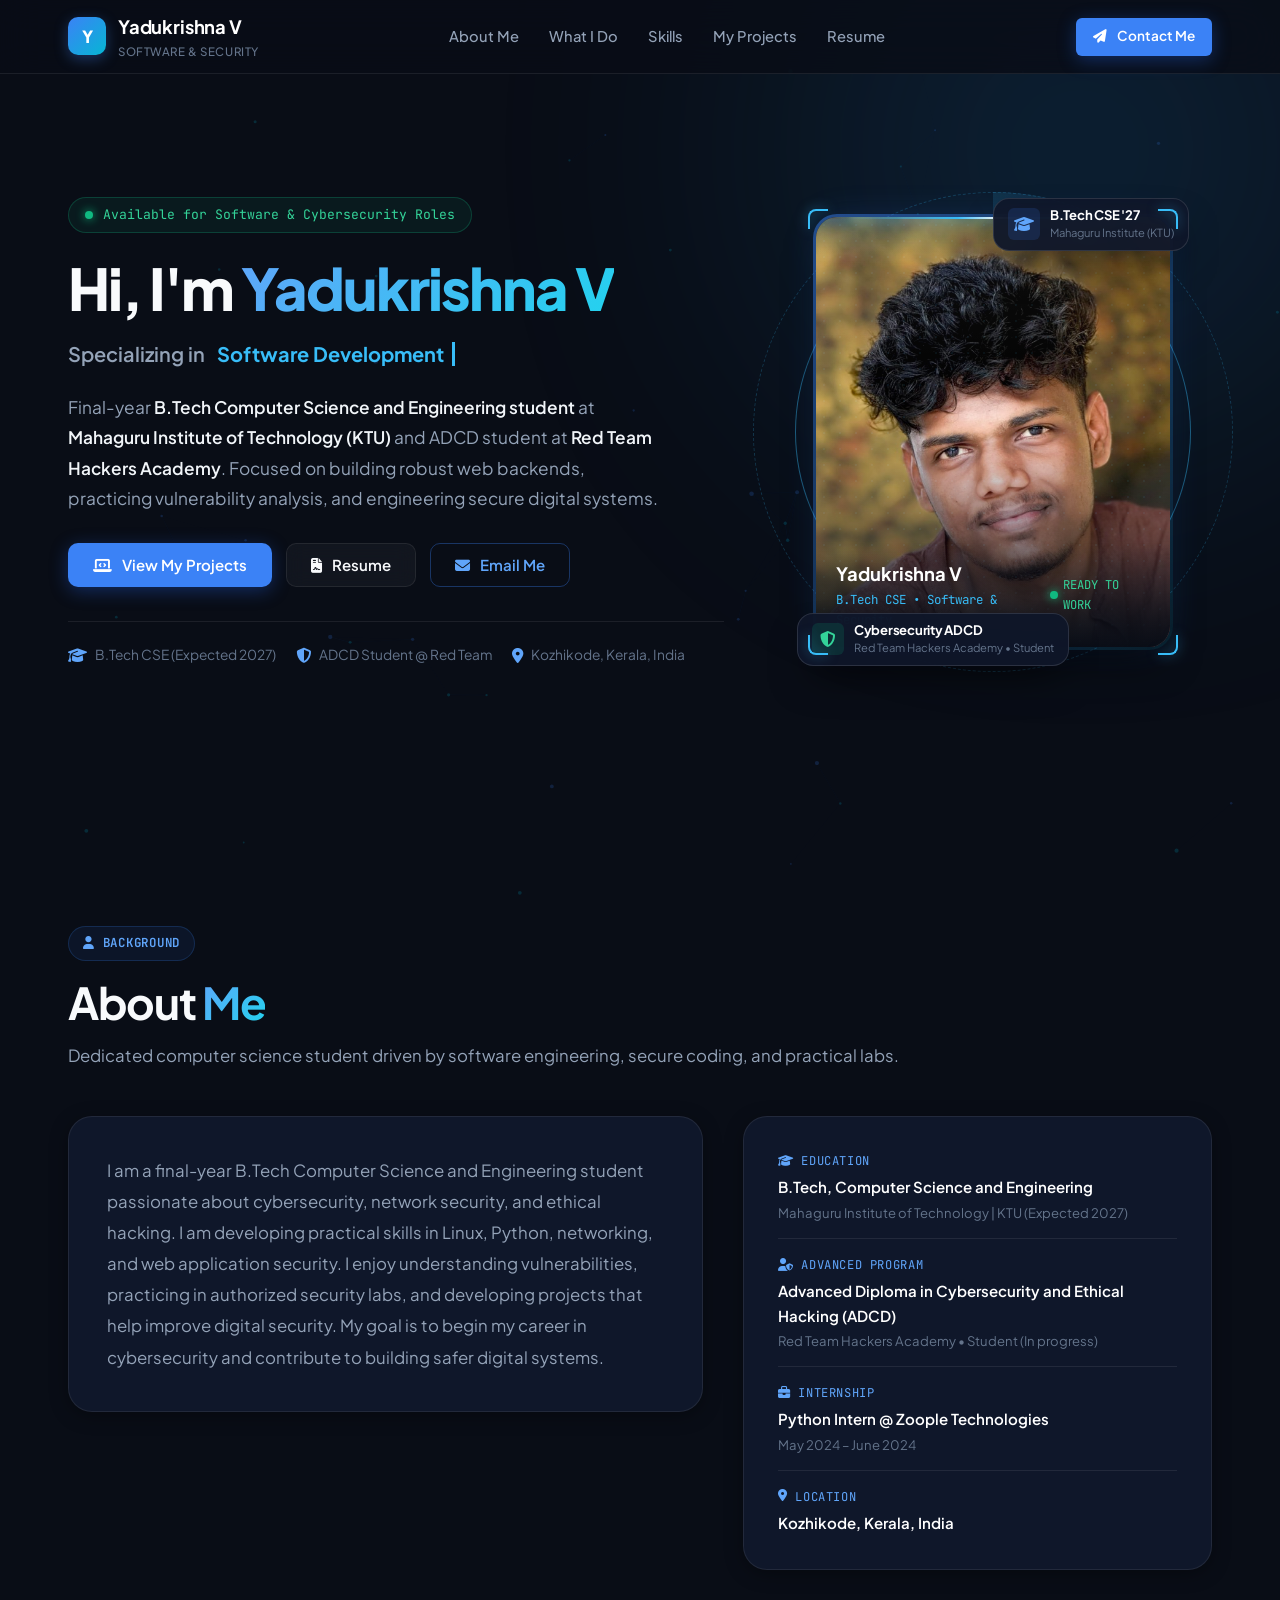
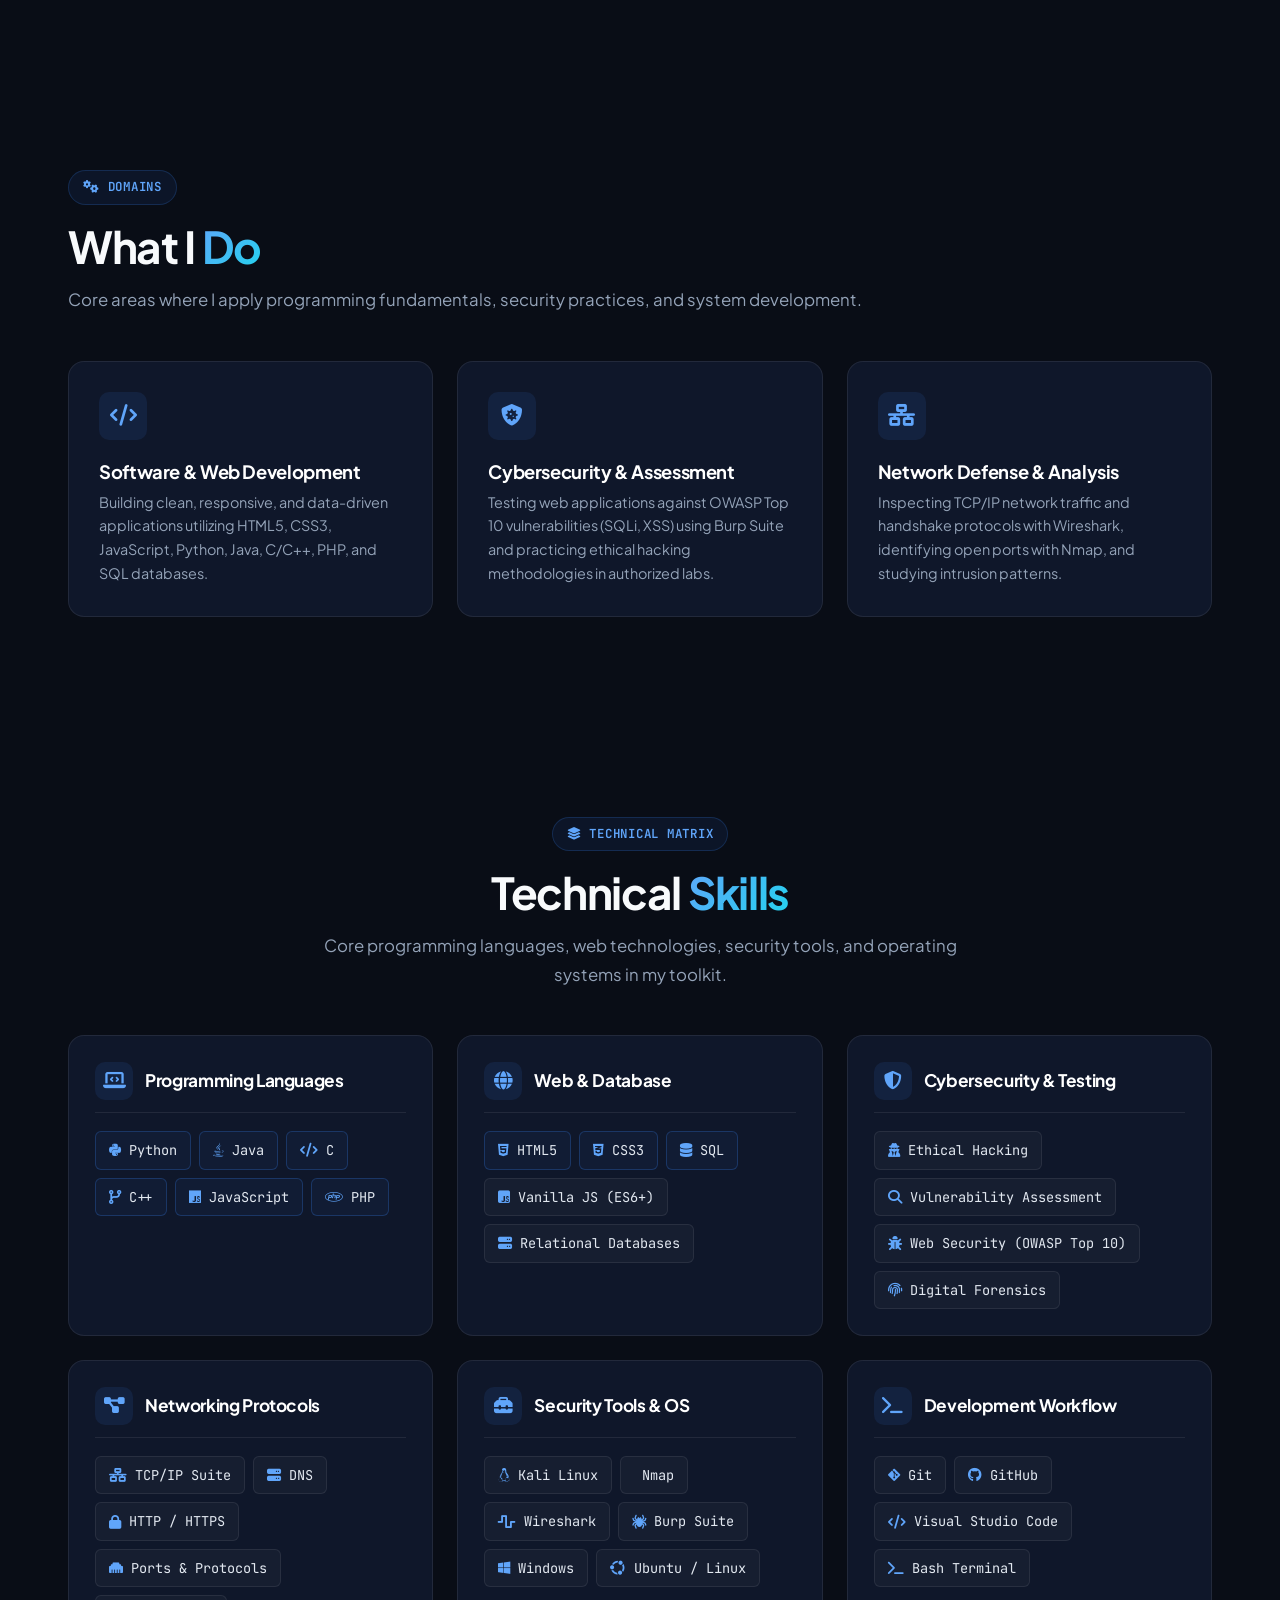
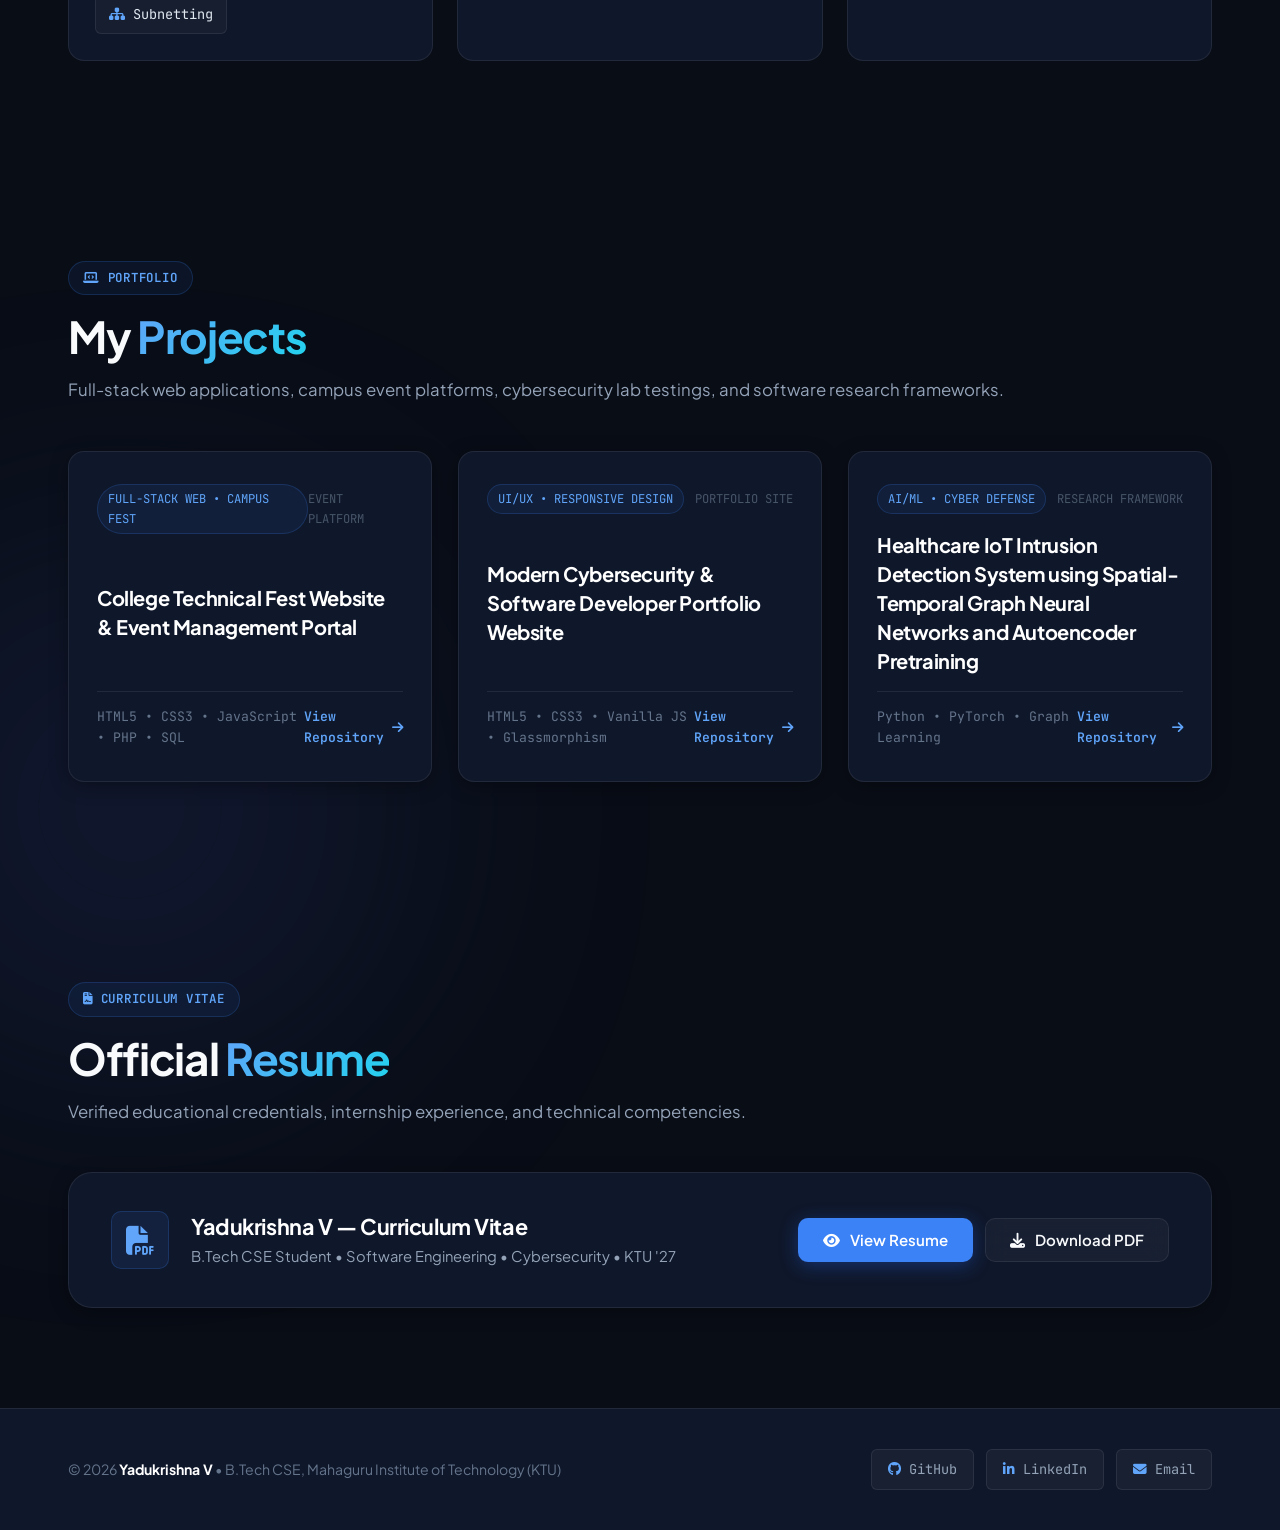
<file: index.html>
<!DOCTYPE html>
<html lang="en">
<head>
  <meta charset="UTF-8">
  <meta name="viewport" content="width=device-width, initial-scale=1.0, viewport-fit=cover">
  <meta http-equiv="X-UA-Compatible" content="ie=edge">

  <title>Yadukrishna V — Software Engineer &amp; Cybersecurity Specialist</title>
  <meta name="description" content="Professional portfolio of Yadukrishna V — Final-year B.Tech CSE student specializing in Software Development, Web Technologies, and Cybersecurity.">
  <meta name="author" content="Yadukrishna V">

  <!-- Favicon -->
  <link rel="icon" type="image/svg+xml" href="data:image/svg+xml,<svg xmlns='http://www.w3.org/2000/svg' viewBox='0 0 100 100'><text y='.9em' font-size='90'>⚡</text></svg>">

  <!-- Google Fonts: Plus Jakarta Sans & JetBrains Mono -->
  <link rel="preconnect" href="https://fonts.googleapis.com">
  <link rel="preconnect" href="https://fonts.gstatic.com" crossorigin>
  <link href="https://fonts.googleapis.com/css2?family=Plus+Jakarta+Sans:wght@300;400;500;600;700;800&family=JetBrains+Mono:wght@400;500;600;700&display=swap" rel="stylesheet">

  <!-- Font Awesome Icons -->
  <link rel="stylesheet" href="https://cdnjs.cloudflare.com/ajax/libs/font-awesome/6.5.1/css/all.min.css">

  <!-- Stylesheet -->
  <link rel="stylesheet" href="style.css">
</head>
<body>

  <!-- Ambient Mesh Canvas & Backdrops -->
  <canvas id="ambient-canvas"></canvas>
  <div class="ambient-orb orb-1"></div>
  <div class="ambient-orb orb-2"></div>

  <!-- ====================================================================
       NAVIGATION BAR (Desktop, Laptop, Tablet, Mobile)
       ==================================================================== -->
  <header class="navbar">
    <div class="container nav-container">
      <a href="#home" class="brand-wrapper" aria-label="Home">
        <div class="brand-badge">Y</div>
        <div>
          <span class="brand-text">Yadukrishna V</span>
          <span class="brand-title">Software &amp; Security</span>
        </div>
      </a>

      <nav>
        <ul class="nav-menu">
          <li><a href="#about" class="nav-link">About Me</a></li>
          <li><a href="#what-i-do" class="nav-link">What I Do</a></li>
          <li><a href="#skills" class="nav-link">Skills</a></li>
          <li><a href="#projects" class="nav-link">My Projects</a></li>
          <li><a href="#resume" class="nav-link">Resume</a></li>
        </ul>
      </nav>

      <div class="nav-actions">
        <a href="mailto:yadukrishnasr4@gmail.com" class="btn btn-primary btn-sm">
          <i class="fas fa-paper-plane"></i> Contact Me
        </a>
        <button id="mobile-toggle" class="mobile-toggle" aria-label="Toggle navigation">
          <i class="fas fa-bars"></i>
        </button>
      </div>
    </div>
  </header>

  <!-- ====================================================================
       HERO SECTION
       ==================================================================== -->
  <section id="home" class="hero">
    <div class="container">
      <div class="hero-grid">
        <!-- Hero Text -->
        <div class="hero-text-area">
          <div class="hero-status-pill">
            <span class="pulse-dot"></span>
            Available for Software &amp; Cybersecurity Roles
          </div>

          <h1 class="hero-headline">
            Hi, I'm <span class="text-gradient">Yadukrishna V</span>
          </h1>

          <div class="hero-roles-bar">
            <span>Specializing in&nbsp;</span>
            <span id="typing-text" class="typing-text"></span>
            <span class="typing-cursor"></span>
          </div>

          <p class="hero-summary">
            Final-year <strong>B.Tech Computer Science and Engineering student</strong> at 
            <strong>Mahaguru Institute of Technology (KTU)</strong> and ADCD student at 
            <strong>Red Team Hackers Academy</strong>. Focused on building robust web backends, 
            practicing vulnerability analysis, and engineering secure digital systems.
          </p>

          <div class="hero-cta-group">
            <a href="#projects" class="btn btn-primary">
              <i class="fas fa-laptop-code"></i> View My Projects
            </a>
            <a href="#resume" class="btn btn-secondary">
              <i class="fas fa-file-contract"></i> Resume
            </a>
            <a href="mailto:yadukrishnasr4@gmail.com" class="btn btn-outline">
              <i class="fas fa-envelope"></i> Email Me
            </a>
          </div>

          <div class="hero-quick-meta">
            <div class="meta-chip">
              <i class="fas fa-graduation-cap"></i>
              <span>B.Tech CSE (Expected 2027)</span>
            </div>
            <div class="meta-chip">
              <i class="fas fa-shield-alt"></i>
              <span>ADCD Student @ Red Team</span>
            </div>
            <div class="meta-chip">
              <i class="fas fa-map-marker-alt"></i>
              <span>Kozhikode, Kerala, India</span>
            </div>
          </div>
        </div>

        <!-- Hero Right: Photo with Executive Glassmorphic Frame & Cyber VFX -->
        <div class="hero-visual">
          <!-- VFX 1: Orbital Radar Halo in Background -->
          <div class="vfx-radar-halo" aria-hidden="true">
            <div class="vfx-ring ring-1"></div>
            <div class="vfx-ring ring-2"></div>
            <div class="vfx-scanner-beam"></div>
          </div>

          <div class="photo-card-container entry-animate">
            <!-- VFX 2: Cyber HUD Reticle Corner Brackets -->
            <span class="vfx-corner corner-tl" aria-hidden="true"></span>
            <span class="vfx-corner corner-tr" aria-hidden="true"></span>
            <span class="vfx-corner corner-bl" aria-hidden="true"></span>
            <span class="vfx-corner corner-br" aria-hidden="true"></span>

            <div class="photo-card-inner">
              <img src="yadukrishna.jpg" alt="Yadukrishna V" class="user-portrait">

              <!-- VFX 4: Biometric Vertical Laser Scanner -->
              <div class="vfx-biometric-scanner" aria-hidden="true">
                <div class="scanner-beam"></div>
                <div class="scanner-trail"></div>
              </div>

              <!-- VFX 5: Holographic Micro-Grid Overlay -->
              <div class="vfx-holo-grid" aria-hidden="true"></div>

              <!-- Light Sweep Sheen on Entrance -->
              <div class="photo-light-sweep"></div>
              <div class="photo-sheen-overlay"></div>

              <div class="photo-caption-bar">
                <div>
                  <div class="caption-name">Yadukrishna V</div>
                  <div class="caption-sub">B.Tech CSE &bull; Software &amp; Security</div>
                </div>
                <div style="color: #34d399; font-size: 0.76rem; font-family: var(--font-mono); display:flex; align-items:center; gap:5px;">
                  <span class="pulse-dot"></span> READY TO WORK
                </div>
              </div>
            </div>

            <!-- Floating Badges with Staggered Entrance -->
            <div class="floating-pill pill-top">
              <div class="pill-icon"><i class="fas fa-graduation-cap"></i></div>
              <div class="pill-text">
                <h4>B.Tech CSE '27</h4>
                <p>Mahaguru Institute (KTU)</p>
              </div>
            </div>

            <div class="floating-pill pill-bottom">
              <div class="pill-icon" style="background: rgba(16, 185, 129, 0.15); color: #34d399;"><i class="fas fa-shield-alt"></i></div>
              <div class="pill-text">
                <h4>Cybersecurity ADCD</h4>
                <p>Red Team Hackers Academy &bull; Student</p>
              </div>
            </div>
          </div>
        </div>
      </div>
    </div>
  </section>

  <!-- ====================================================================
       1. ABOUT ME SECTION
       ==================================================================== -->
  <section id="about" class="about">
    <div class="container">
      <div class="section-header">
        <span class="section-badge"><i class="fas fa-user"></i> Background</span>
        <h2 class="section-title">About <span class="text-gradient">Me</span></h2>
        <p class="section-subtitle">Dedicated computer science student driven by software engineering, secure coding, and practical labs.</p>
      </div>

      <div class="about-grid">
        <div class="about-card">
          <p class="about-p">
            I am a final-year B.Tech Computer Science and Engineering student passionate about cybersecurity, 
            network security, and ethical hacking. I am developing practical skills in Linux, Python, networking, 
            and web application security. I enjoy understanding vulnerabilities, practicing in authorized security 
            labs, and developing projects that help improve digital security. My goal is to begin my career in 
            cybersecurity and contribute to building safer digital systems.
          </p>
        </div>

        <!-- Profile Information Card -->
        <div class="info-card">
          <div class="intel-list">
            <div class="intel-entry">
              <span class="intel-lbl"><i class="fas fa-graduation-cap"></i> Education</span>
              <div class="intel-val">B.Tech, Computer Science and Engineering</div>
              <div class="intel-sub">Mahaguru Institute of Technology | KTU (Expected 2027)</div>
            </div>

            <div class="intel-entry">
              <span class="intel-lbl"><i class="fas fa-user-shield"></i> Advanced Program</span>
              <div class="intel-val">Advanced Diploma in Cybersecurity and Ethical Hacking (ADCD)</div>
              <div class="intel-sub">Red Team Hackers Academy &bull; Student (In progress)</div>
            </div>

            <div class="intel-entry">
              <span class="intel-lbl"><i class="fas fa-briefcase"></i> Internship</span>
              <div class="intel-val">Python Intern @ Zoople Technologies</div>
              <div class="intel-sub">May 2024 – June 2024</div>
            </div>

            <div class="intel-entry">
              <span class="intel-lbl"><i class="fas fa-map-marker-alt"></i> Location</span>
              <div class="intel-val">Kozhikode, Kerala, India</div>
            </div>
          </div>
        </div>
      </div>
    </div>
  </section>

  <!-- ====================================================================
       2. WHAT I DO SECTION
       ==================================================================== -->
  <section id="what-i-do" class="what-i-do">
    <div class="container">
      <div class="section-header">
        <span class="section-badge"><i class="fas fa-cogs"></i> Domains</span>
        <h2 class="section-title">What I <span class="text-gradient">Do</span></h2>
        <p class="section-subtitle">Core areas where I apply programming fundamentals, security practices, and system development.</p>
      </div>

      <div class="services-grid">
        <!-- 1. Software & Web Development -->
        <div class="service-card">
          <div class="service-icon"><i class="fas fa-code"></i></div>
          <h3 class="service-title">Software &amp; Web Development</h3>
          <p class="service-desc">
            Building clean, responsive, and data-driven applications utilizing HTML5, CSS3, JavaScript, Python, Java, C/C++, PHP, and SQL databases.
          </p>
        </div>

        <!-- 2. Cybersecurity & Vulnerability Assessment -->
        <div class="service-card">
          <div class="service-icon"><i class="fas fa-shield-virus"></i></div>
          <h3 class="service-title">Cybersecurity &amp; Assessment</h3>
          <p class="service-desc">
            Testing web applications against OWASP Top 10 vulnerabilities (SQLi, XSS) using Burp Suite and practicing ethical hacking methodologies in authorized labs.
          </p>
        </div>

        <!-- 3. Network Defense & Packet Analysis -->
        <div class="service-card">
          <div class="service-icon"><i class="fas fa-network-wired"></i></div>
          <h3 class="service-title">Network Defense &amp; Analysis</h3>
          <p class="service-desc">
            Inspecting TCP/IP network traffic and handshake protocols with Wireshark, identifying open ports with Nmap, and studying intrusion patterns.
          </p>
        </div>

       
      </div>
    </div>
  </section>

  <!-- ====================================================================
       3. TECHNICAL SKILLS SECTION
       (Explicitly includes: HTML, CSS, JavaScript, Python, Java, C, C++, PHP, SQL + Tools)
       ==================================================================== -->
  <section id="skills" class="skills">
    <div class="container">
      <div class="section-header center">
        <span class="section-badge"><i class="fas fa-layer-group"></i> Technical Matrix</span>
        <h2 class="section-title">Technical <span class="text-gradient">Skills</span></h2>
        <p class="section-subtitle">Core programming languages, web technologies, security tools, and operating systems in my toolkit.</p>
      </div>

      <div class="skills-grid">
        <!-- 1. Programming Languages -->
        <div class="skill-category-card">
          <div class="skill-cat-head">
            <div class="skill-cat-icon"><i class="fas fa-laptop-code"></i></div>
            <h3>Programming Languages</h3>
          </div>
          <div class="skills-pill-group">
            <span class="skill-pill featured"><i class="fab fa-python"></i> Python</span>
            <span class="skill-pill featured"><i class="fab fa-java"></i> Java</span>
            <span class="skill-pill featured"><i class="fas fa-code"></i> C</span>
            <span class="skill-pill featured"><i class="fas fa-code-branch"></i> C++</span>
            <span class="skill-pill featured"><i class="fab fa-js"></i> JavaScript</span>
            <span class="skill-pill featured"><i class="fab fa-php"></i> PHP</span>
          </div>
        </div>

        <!-- 2. Web & Database -->
        <div class="skill-category-card">
          <div class="skill-cat-head">
            <div class="skill-cat-icon"><i class="fas fa-globe"></i></div>
            <h3>Web &amp; Database</h3>
          </div>
          <div class="skills-pill-group">
            <span class="skill-pill featured"><i class="fab fa-html5"></i> HTML5</span>
            <span class="skill-pill featured"><i class="fab fa-css3-alt"></i> CSS3</span>
            <span class="skill-pill featured"><i class="fas fa-database"></i> SQL</span>
            <span class="skill-pill"><i class="fab fa-js-square"></i> Vanilla JS (ES6+)</span>
            <span class="skill-pill"><i class="fas fa-server"></i> Relational Databases</span>
          </div>
        </div>

        <!-- 3. Cybersecurity & Testing -->
        <div class="skill-category-card">
          <div class="skill-cat-head">
            <div class="skill-cat-icon"><i class="fas fa-shield-alt"></i></div>
            <h3>Cybersecurity &amp; Testing</h3>
          </div>
          <div class="skills-pill-group">
            <span class="skill-pill"><i class="fas fa-user-secret"></i> Ethical Hacking</span>
            <span class="skill-pill"><i class="fas fa-search"></i> Vulnerability Assessment</span>
            <span class="skill-pill"><i class="fas fa-bug"></i> Web Security (OWASP Top 10)</span>
            <span class="skill-pill"><i class="fas fa-fingerprint"></i> Digital Forensics</span>
          </div>
        </div>

        <!-- 4. Networking Protocols -->
        <div class="skill-category-card">
          <div class="skill-cat-head">
            <div class="skill-cat-icon"><i class="fas fa-project-diagram"></i></div>
            <h3>Networking Protocols</h3>
          </div>
          <div class="skills-pill-group">
            <span class="skill-pill"><i class="fas fa-network-wired"></i> TCP/IP Suite</span>
            <span class="skill-pill"><i class="fas fa-server"></i> DNS</span>
            <span class="skill-pill"><i class="fas fa-lock"></i> HTTP / HTTPS</span>
            <span class="skill-pill"><i class="fas fa-ethernet"></i> Ports &amp; Protocols</span>
            <span class="skill-pill"><i class="fas fa-sitemap"></i> Subnetting</span>
          </div>
        </div>

        <!-- 5. Security & Operating Tools -->
        <div class="skill-category-card">
          <div class="skill-cat-head">
            <div class="skill-cat-icon"><i class="fas fa-toolbox"></i></div>
            <h3>Security Tools &amp; OS</h3>
          </div>
          <div class="skills-pill-group">
            <span class="skill-pill"><i class="fab fa-linux"></i> Kali Linux</span>
            <span class="skill-pill"><i class="fas fa-radar"></i> Nmap</span>
            <span class="skill-pill"><i class="fas fa-wave-square"></i> Wireshark</span>
            <span class="skill-pill"><i class="fas fa-spider"></i> Burp Suite</span>
            <span class="skill-pill"><i class="fab fa-windows"></i> Windows</span>
            <span class="skill-pill"><i class="fab fa-ubuntu"></i> Ubuntu / Linux</span>
          </div>
        </div>

        <!-- 6. Development Tools -->
        <div class="skill-category-card">
          <div class="skill-cat-head">
            <div class="skill-cat-icon"><i class="fas fa-terminal"></i></div>
            <h3>Development Workflow</h3>
          </div>
          <div class="skills-pill-group">
            <span class="skill-pill"><i class="fab fa-git-alt"></i> Git</span>
            <span class="skill-pill"><i class="fab fa-github"></i> GitHub</span>
            <span class="skill-pill"><i class="fas fa-code"></i> Visual Studio Code</span>
            <span class="skill-pill"><i class="fas fa-terminal"></i> Bash Terminal</span>
          </div>
        </div>
      </div>
    </div>
  </section>

  <!-- ====================================================================
       4. MY PROJECTS SECTION
       "it only show the title with container with professional animation"
       ==================================================================== -->
  <section id="projects" class="projects">
    <div class="container">
      <div class="section-header">
        <span class="section-badge"><i class="fas fa-laptop-code"></i> Portfolio</span>
        <h2 class="section-title">My <span class="text-gradient">Projects</span></h2>
        <p class="section-subtitle">Full-stack web applications, campus event platforms, cybersecurity lab testings, and software research frameworks.</p>
      </div>

      <div class="project-title-grid">
        <!-- Project Container 1: College Techfest Website -->
        <div class="project-container" onclick="window.open('https://github.com/Yadukrishnasr4', '_blank')">
          <div class="project-top-meta">
            <span class="project-badge-tag">FULL-STACK WEB &bull; CAMPUS FEST</span>
            <span class="project-domain">EVENT PLATFORM</span>
          </div>

          <h3 class="project-title-text">
            College Technical Fest Website &amp; Event Management Portal
          </h3>

          <div class="project-bottom-meta">
            <span>HTML5 &bull; CSS3 &bull; JavaScript &bull; PHP &bull; SQL</span>
            <span class="project-cta-link">
              View Repository <i class="fas fa-arrow-right"></i>
            </span>
          </div>
        </div>

        <!-- Project Container 2: Personal Portfolio Website -->
        <div class="project-container" onclick="window.open('https://github.com/Yadukrishnasr4', '_blank')">
          <div class="project-top-meta">
            <span class="project-badge-tag">UI/UX &bull; RESPONSIVE DESIGN</span>
            <span class="project-domain">PORTFOLIO SITE</span>
          </div>

          <h3 class="project-title-text">
            Modern Cybersecurity &amp; Software Developer Portfolio Website
          </h3>

          <div class="project-bottom-meta">
            <span>HTML5 &bull; CSS3 &bull; Vanilla JS &bull; Glassmorphism</span>
            <span class="project-cta-link">
              View Repository <i class="fas fa-arrow-right"></i>
            </span>
          </div>
        </div>

        <!-- Project Container 3: Healthcare IoT IDS -->
        <div class="project-container" onclick="window.open('https://github.com/Yadukrishnasr4', '_blank')">
          <div class="project-top-meta">
            <span class="project-badge-tag">AI/ML &bull; CYBER DEFENSE</span>
            <span class="project-domain">RESEARCH FRAMEWORK</span>
          </div>

          <h3 class="project-title-text">
            Healthcare IoT Intrusion Detection System using Spatial-Temporal Graph Neural Networks and Autoencoder Pretraining
          </h3>

          <div class="project-bottom-meta">
            <span>Python &bull; PyTorch &bull; Graph Learning</span>
            <span class="project-cta-link">
              View Repository <i class="fas fa-arrow-right"></i>
            </span>
          </div>
        </div>
  
    </div>
  </section>

  <!-- ====================================================================
       5. RESUME SECTION
       ==================================================================== -->
  <section id="resume" class="resume">
    <div class="container">
      <div class="section-header">
        <span class="section-badge"><i class="fas fa-file-contract"></i> Curriculum Vitae</span>
        <h2 class="section-title">Official <span class="text-gradient">Resume</span></h2>
        <p class="section-subtitle">Verified educational credentials, internship experience, and technical competencies.</p>
      </div>

      <div class="resume-box">
        <div class="resume-left">
          <div class="resume-icon-box">
            <i class="fas fa-file-pdf"></i>
          </div>
          <div class="resume-info">
            <h3>Yadukrishna V — Curriculum Vitae</h3>
            <p>B.Tech CSE Student &bull; Software Engineering &bull; Cybersecurity &bull; KTU '27</p>
          </div>
        </div>

        <div class="resume-actions">
          <a href="resume.html" target="_blank" class="btn btn-primary">
            <i class="fas fa-eye"></i> View Resume
          </a>
          <a href="resume.html" target="_blank" class="btn btn-secondary">
            <i class="fas fa-download"></i> Download PDF
          </a>
        </div>
      </div>
    </div>
  </section>

  <!-- ====================================================================
       FOOTER
       ==================================================================== -->
  <footer class="footer">
    <div class="container footer-inner">
      <div class="footer-copy">
        &copy; 2026 <strong>Yadukrishna V</strong> &bull; B.Tech CSE, Mahaguru Institute of Technology (KTU)
      </div>

      <div class="footer-social-links">
        <a href="https://github.com/Yadukrishnasr4" target="_blank" rel="noopener noreferrer" class="social-btn">
          <i class="fab fa-github"></i> GitHub
        </a>
        <a href="https://www.linkedin.com/in/yadukrishna-v-855942273" target="_blank" rel="noopener noreferrer" class="social-btn">
          <i class="fab fa-linkedin-in"></i> LinkedIn
        </a>
        <a href="mailto:yadukrishnasr4@gmail.com" class="social-btn">
          <i class="fas fa-envelope"></i> Email
        </a>
      </div>
    </div>
  </footer>

  <!-- Scripts -->
  <script src="script.js"></script>
</body>
</html>
</file>
<file: style.css>
/* ==========================================================================
   YADUKRISHNA V — PROFESSIONAL ENGINEERING & CYBERSECURITY PORTFOLIO
   Theme: Executive Dark Slate (#090d16), Elevated Charcoal (#0f172a), Electric Blue (#3b82f6), Cyan (#06b6d4)
   Fully Optimized for: Desktop, Mac, Laptops, iPad, Tablets, iPhone & Android
   ========================================================================== */

:root {
  /* Color Palette */
  --bg-body: #090d16;
  --bg-surface: #0f172a;
  --bg-surface-elevated: #162036;
  --bg-card: rgba(15, 23, 42, 0.75);
  --bg-card-hover: rgba(22, 32, 54, 0.9);
  --bg-glass: rgba(15, 23, 42, 0.85);

  /* Primary Accents */
  --accent-blue: #3b82f6;
  --accent-blue-hover: #2563eb;
  --accent-cyan: #06b6d4;
  --accent-indigo: #6366f1;
  --accent-emerald: #10b981;

  /* Gradients */
  --grad-primary: linear-gradient(135deg, #3b82f6 0%, #06b6d4 100%);
  --grad-text: linear-gradient(135deg, #ffffff 0%, #cbd5e1 100%);
  --grad-accent-text: linear-gradient(135deg, #60a5fa 0%, #22d3ee 100%);
  --grad-border: linear-gradient(135deg, rgba(59, 130, 246, 0.5), rgba(6, 182, 212, 0.1));

  /* Text Colors */
  --text-main: #f8fafc;
  --text-body: #94a3b8;
  --text-muted: #64748b;
  --text-dim: #475569;

  /* Borders & Shadows */
  --border-subtle: rgba(255, 255, 255, 0.08);
  --border-hover: rgba(59, 130, 246, 0.4);
  --shadow-subtle: 0 4px 20px -2px rgba(0, 0, 0, 0.4);
  --shadow-elevated: 0 20px 40px -15px rgba(0, 0, 0, 0.7);
  --shadow-glow: 0 0 35px -5px rgba(59, 130, 246, 0.2);

  /* Typography */
  --font-sans: 'Plus Jakarta Sans', 'Inter', -apple-system, BlinkMacSystemFont, 'Segoe UI', Roboto, sans-serif;
  --font-mono: 'JetBrains Mono', 'Fira Code', monospace;

  /* Layout */
  --max-w: 1200px;
  --nav-h: 74px;
  --radius-xs: 6px;
  --radius-sm: 10px;
  --radius-md: 16px;
  --radius-lg: 24px;
  --radius-full: 9999px;

  /* Transitions */
  --ease-fast: 0.18s cubic-bezier(0.16, 1, 0.3, 1);
  --ease-smooth: 0.3s cubic-bezier(0.16, 1, 0.3, 1);
}

/* Base Reset & Mobile Touch Support */
*, *::before, *::after {
  box-sizing: border-box;
  margin: 0;
  padding: 0;
  -webkit-tap-highlight-color: transparent;
}

html {
  scroll-behavior: smooth;
  scroll-padding-top: calc(var(--nav-h) + 20px);
  background-color: var(--bg-body);
  font-size: 16px;
}

body {
  font-family: var(--font-sans);
  background-color: var(--bg-body);
  color: var(--text-main);
  line-height: 1.65;
  overflow-x: hidden;
  position: relative;
  min-height: 100vh;
  padding-top: env(safe-area-inset-top);
  padding-bottom: env(safe-area-inset-bottom);
  -webkit-font-smoothing: antialiased;
  -moz-osx-font-smoothing: grayscale;
}

/* Ambient Canvas & Lighting */
#ambient-canvas {
  position: fixed;
  inset: 0;
  z-index: 0;
  pointer-events: none;
  opacity: 0.45;
}

.ambient-orb {
  position: absolute;
  border-radius: 50%;
  filter: blur(140px);
  z-index: 0;
  pointer-events: none;
  opacity: 0.15;
}

.orb-1 {
  width: 600px;
  height: 600px;
  top: -150px;
  right: -100px;
  background: radial-gradient(circle, #3b82f6, #06b6d4);
}

.orb-2 {
  width: 500px;
  height: 500px;
  bottom: 10%;
  left: -120px;
  background: radial-gradient(circle, #6366f1, #3b82f6);
}

::selection {
  background: rgba(59, 130, 246, 0.3);
  color: #fff;
}

/* Typography Helpers */
h1, h2, h3, h4, h5, h6 {
  font-family: var(--font-sans);
  font-weight: 700;
  line-height: 1.25;
  color: var(--text-main);
  letter-spacing: -0.02em;
}

p {
  color: var(--text-body);
}

a {
  color: inherit;
  text-decoration: none;
  transition: all var(--ease-fast);
}

.font-mono {
  font-family: var(--font-mono);
}

.container {
  width: 100%;
  max-width: var(--max-w);
  margin: 0 auto;
  padding: 0 28px;
  position: relative;
  z-index: 1;
}

/* Section Header Structure */
.section-header {
  margin-bottom: 46px;
}

.section-header.center {
  text-align: center;
  max-width: 680px;
  margin-left: auto;
  margin-right: auto;
}

.section-badge {
  display: inline-flex;
  align-items: center;
  gap: 8px;
  padding: 6px 14px;
  border-radius: var(--radius-full);
  background: rgba(59, 130, 246, 0.08);
  border: 1px solid rgba(59, 130, 246, 0.2);
  color: #60a5fa;
  font-family: var(--font-mono);
  font-size: 0.78rem;
  font-weight: 600;
  letter-spacing: 0.06em;
  text-transform: uppercase;
  margin-bottom: 14px;
}

.section-title {
  font-size: clamp(2rem, 3.5vw, 2.75rem);
  letter-spacing: -0.03em;
  margin-bottom: 12px;
}

.section-title .text-gradient {
  background: var(--grad-accent-text);
  -webkit-background-clip: text;
  -webkit-text-fill-color: transparent;
}

.section-subtitle {
  font-size: 1.05rem;
  color: var(--text-body);
  line-height: 1.7;
}

/* Buttons (Touch target >= 44px) */
.btn {
  display: inline-flex;
  align-items: center;
  justify-content: center;
  gap: 10px;
  min-height: 44px;
  padding: 12px 24px;
  border-radius: var(--radius-sm);
  font-size: 0.94rem;
  font-weight: 600;
  cursor: pointer;
  transition: all var(--ease-smooth);
  border: 1px solid transparent;
  outline: none;
  line-height: 1.2;
}

.btn-primary {
  background: var(--accent-blue);
  color: #ffffff;
  box-shadow: 0 4px 18px rgba(37, 99, 235, 0.35);
}

.btn-primary:hover {
  background: var(--accent-blue-hover);
  transform: translateY(-2px);
  box-shadow: 0 8px 25px rgba(37, 99, 235, 0.45);
}

.btn-secondary {
  background: rgba(255, 255, 255, 0.04);
  color: var(--text-main);
  border-color: var(--border-subtle);
  backdrop-filter: blur(10px);
}

.btn-secondary:hover {
  background: rgba(255, 255, 255, 0.08);
  border-color: rgba(255, 255, 255, 0.2);
  transform: translateY(-2px);
  color: #ffffff;
}

.btn-outline {
  background: transparent;
  color: #60a5fa;
  border-color: rgba(59, 130, 246, 0.35);
}

.btn-outline:hover {
  background: rgba(59, 130, 246, 0.1);
  border-color: #60a5fa;
  transform: translateY(-2px);
}

.btn-sm {
  min-height: 38px;
  padding: 8px 16px;
  font-size: 0.85rem;
  border-radius: var(--radius-xs);
}

/* ==========================================================================
   Navigation Bar (Fluid on Mac, Windows, iPad, iPhone, Android)
   ========================================================================== */
.navbar {
  position: fixed;
  top: 0;
  left: 0;
  width: 100%;
  height: var(--nav-h);
  background: rgba(9, 13, 22, 0.82);
  backdrop-filter: blur(20px);
  -webkit-backdrop-filter: blur(20px);
  border-bottom: 1px solid var(--border-subtle);
  z-index: 1000;
  transition: all var(--ease-smooth);
}

.navbar.scrolled {
  background: rgba(9, 13, 22, 0.96);
  border-bottom-color: rgba(255, 255, 255, 0.1);
  box-shadow: var(--shadow-subtle);
}

.nav-container {
  display: flex;
  align-items: center;
  justify-content: space-between;
  height: 100%;
}

.brand-wrapper {
  display: flex;
  align-items: center;
  gap: 12px;
}

.brand-badge {
  width: 38px;
  height: 38px;
  border-radius: var(--radius-sm);
  background: var(--grad-primary);
  display: flex;
  align-items: center;
  justify-content: center;
  color: #ffffff;
  font-weight: 800;
  font-size: 1.05rem;
  box-shadow: 0 4px 14px rgba(59, 130, 246, 0.35);
}

.brand-text {
  font-size: 1.15rem;
  font-weight: 700;
  letter-spacing: -0.01em;
  color: #ffffff;
}

.brand-title {
  display: block;
  font-size: 0.72rem;
  font-weight: 500;
  color: var(--text-muted);
  text-transform: uppercase;
  letter-spacing: 0.05em;
}

.nav-menu {
  display: flex;
  align-items: center;
  list-style: none;
  gap: 30px;
}

.nav-link {
  font-size: 0.92rem;
  font-weight: 500;
  color: var(--text-body);
  transition: color var(--ease-fast);
  padding: 8px 0;
  position: relative;
}

.nav-link:hover,
.nav-link.active {
  color: #ffffff;
}

.nav-link.active::after {
  content: '';
  position: absolute;
  bottom: 0;
  left: 0;
  width: 100%;
  height: 2px;
  background: var(--accent-blue);
  border-radius: 2px;
}

.nav-actions {
  display: flex;
  align-items: center;
  gap: 12px;
}

.mobile-toggle {
  display: none;
  background: none;
  border: 1px solid var(--border-subtle);
  color: var(--text-main);
  font-size: 1.35rem;
  cursor: pointer;
  min-width: 44px;
  min-height: 44px;
  border-radius: var(--radius-xs);
  display: none;
  align-items: center;
  justify-content: center;
}

/* ==========================================================================
   Hero Section
   ========================================================================== */
.hero {
  min-height: calc(100vh - var(--nav-h));
  display: flex;
  align-items: center;
  padding: calc(var(--nav-h) + 24px) 0 60px;
  position: relative;
}

.hero-grid {
  display: grid;
  grid-template-columns: 1.2fr 0.8fr;
  align-items: center;
  gap: 50px;
}

.hero-status-pill {
  display: inline-flex;
  align-items: center;
  gap: 10px;
  padding: 6px 16px;
  background: rgba(16, 185, 129, 0.08);
  border: 1px solid rgba(16, 185, 129, 0.25);
  border-radius: var(--radius-full);
  font-size: 0.82rem;
  font-family: var(--font-mono);
  color: #34d399;
  margin-bottom: 22px;
}

.pulse-dot {
  width: 8px;
  height: 8px;
  border-radius: 50%;
  background: #10b981;
  box-shadow: 0 0 10px #10b981;
  animation: pulse-dot 2s infinite;
}

@keyframes pulse-dot {
  0%, 100% { opacity: 1; transform: scale(1); }
  50% { opacity: 0.4; transform: scale(0.85); }
}

.hero-headline {
  font-size: clamp(2.4rem, 4.5vw, 3.8rem);
  font-weight: 800;
  letter-spacing: -0.035em;
  line-height: 1.15;
  margin-bottom: 16px;
}

.hero-headline .text-gradient {
  background: var(--grad-accent-text);
  -webkit-background-clip: text;
  -webkit-text-fill-color: transparent;
}

.hero-roles-bar {
  display: flex;
  align-items: center;
  gap: 8px;
  font-size: 1.25rem;
  font-weight: 600;
  color: #94a3b8;
  margin-bottom: 22px;
  min-height: 2rem;
}

.typing-text {
  color: #38bdf8;
  font-weight: 700;
}

.typing-cursor {
  display: inline-block;
  width: 2.5px;
  height: 1.2em;
  background-color: #38bdf8;
  vertical-align: middle;
  animation: cursor-blink 0.8s infinite;
}

@keyframes cursor-blink {
  0%, 100% { opacity: 1; }
  50% { opacity: 0; }
}

.hero-summary {
  font-size: 1.08rem;
  color: var(--text-body);
  line-height: 1.75;
  margin-bottom: 30px;
  max-width: 600px;
}

.hero-summary strong {
  color: #f1f5f9;
  font-weight: 600;
}

.hero-cta-group {
  display: flex;
  align-items: center;
  flex-wrap: wrap;
  gap: 14px;
  margin-bottom: 34px;
}

.hero-quick-meta {
  display: flex;
  align-items: center;
  flex-wrap: wrap;
  gap: 20px;
  padding-top: 22px;
  border-top: 1px solid var(--border-subtle);
}

.meta-chip {
  display: flex;
  align-items: center;
  gap: 8px;
  font-size: 0.86rem;
  color: var(--text-muted);
}

.meta-chip i {
  color: #60a5fa;
  font-size: 0.95rem;
}

/* Hero Right: Professional Portrait Card & VFX Suite */
.hero-visual {
  position: relative;
  display: flex;
  justify-content: center;
  align-items: center;
}

/* 1. VFX Orbital Radar Halo Backdrop */
.vfx-radar-halo {
  position: absolute;
  width: 480px;
  height: 480px;
  top: 50%;
  left: 50%;
  transform: translate(-50%, -50%);
  pointer-events: none;
  z-index: 0;
}

.vfx-ring {
  position: absolute;
  border-radius: 50%;
  box-sizing: border-box;
}

.vfx-ring.ring-1 {
  inset: 0;
  border: 1px dashed rgba(56, 189, 248, 0.22);
  animation: rotateRadar 26s linear infinite;
}

.vfx-ring.ring-2 {
  inset: 42px;
  border: 1px solid rgba(59, 130, 246, 0.16);
  border-left-color: rgba(56, 189, 248, 0.45);
  border-right-color: rgba(56, 189, 248, 0.45);
  animation: rotateRadarReverse 18s linear infinite;
}

.vfx-scanner-beam {
  position: absolute;
  inset: 0;
  border-radius: 50%;
  background: conic-gradient(
    from 0deg at 50% 50%,
    rgba(56, 189, 248, 0.14) 0deg,
    rgba(59, 130, 246, 0.05) 25deg,
    transparent 50deg,
    transparent 360deg
  );
  animation: rotateRadar 8s linear infinite;
}

@keyframes rotateRadar {
  from { transform: rotate(0deg); }
  to { transform: rotate(360deg); }
}

@keyframes rotateRadarReverse {
  from { transform: rotate(360deg); }
  to { transform: rotate(0deg); }
}

/* 2. Cyber HUD Reticle Corner Brackets */
.vfx-corner {
  position: absolute;
  width: 20px;
  height: 20px;
  pointer-events: none;
  z-index: 12;
  transition: all 0.35s cubic-bezier(0.16, 1, 0.3, 1);
  filter: drop-shadow(0 0 6px rgba(56, 189, 248, 0.65));
}

.corner-tl {
  top: -5px;
  left: -5px;
  border-top: 2.5px solid #38bdf8;
  border-left: 2.5px solid #38bdf8;
  border-top-left-radius: 8px;
}

.corner-tr {
  top: -5px;
  right: -5px;
  border-top: 2.5px solid #38bdf8;
  border-right: 2.5px solid #38bdf8;
  border-top-right-radius: 8px;
}

.corner-bl {
  bottom: -5px;
  left: -5px;
  border-bottom: 2.5px solid #38bdf8;
  border-left: 2.5px solid #38bdf8;
  border-bottom-left-radius: 8px;
}

.corner-br {
  bottom: -5px;
  right: -5px;
  border-bottom: 2.5px solid #38bdf8;
  border-right: 2.5px solid #38bdf8;
  border-bottom-right-radius: 8px;
}

.photo-card-container:hover .corner-tl {
  transform: translate(-3px, -3px);
  filter: drop-shadow(0 0 10px #38bdf8);
}
.photo-card-container:hover .corner-tr {
  transform: translate(3px, -3px);
  filter: drop-shadow(0 0 10px #38bdf8);
}
.photo-card-container:hover .corner-bl {
  transform: translate(-3px, 3px);
  filter: drop-shadow(0 0 10px #38bdf8);
}
.photo-card-container:hover .corner-br {
  transform: translate(3px, 3px);
  filter: drop-shadow(0 0 10px #38bdf8);
}

/* 3. Biometric Vertical Laser Scanner */
.vfx-biometric-scanner {
  position: absolute;
  inset: 0;
  pointer-events: none;
  z-index: 3;
  overflow: hidden;
}

.scanner-beam {
  position: absolute;
  top: 0;
  left: 0;
  width: 100%;
  height: 2px;
  background: linear-gradient(
    90deg,
    transparent 0%,
    rgba(56, 189, 248, 0.3) 15%,
    #38bdf8 40%,
    #ffffff 50%,
    #38bdf8 60%,
    rgba(56, 189, 248, 0.3) 85%,
    transparent 100%
  );
  box-shadow: 0 0 12px #38bdf8, 0 0 24px rgba(56, 189, 248, 0.7);
  animation: bioScanSweep 4.2s cubic-bezier(0.45, 0.05, 0.55, 0.95) infinite alternate;
}

.scanner-trail {
  position: absolute;
  top: 0;
  left: 0;
  width: 100%;
  height: 48px;
  background: linear-gradient(180deg, rgba(56, 189, 248, 0.16) 0%, transparent 100%);
  animation: bioScanTrail 4.2s cubic-bezier(0.45, 0.05, 0.55, 0.95) infinite alternate;
}

@keyframes bioScanSweep {
  0% {
    top: -2px;
    opacity: 0.2;
  }
  15% {
    opacity: 1;
  }
  85% {
    opacity: 1;
  }
  100% {
    top: calc(100% - 2px);
    opacity: 0.3;
  }
}

@keyframes bioScanTrail {
  0% {
    top: -48px;
    opacity: 0.2;
  }
  15% {
    opacity: 1;
  }
  85% {
    opacity: 1;
  }
  100% {
    top: calc(100% - 48px);
    opacity: 0.3;
  }
}

/* 5. Holographic Micro-Grid Overlay */
.vfx-holo-grid {
  position: absolute;
  inset: 0;
  background-image: radial-gradient(rgba(56, 189, 248, 0.18) 1px, transparent 1px);
  background-size: 16px 16px;
  opacity: 0.35;
  mix-blend-mode: screen;
  pointer-events: none;
  z-index: 2;
  transition: opacity 0.4s ease;
}

.photo-card-container:hover .vfx-holo-grid {
  opacity: 0.55;
}

.photo-card-container {
  position: relative;
  width: 360px;
  max-width: 100%;
  border-radius: var(--radius-lg);
  padding: 3px;
  background: var(--grad-border);
  box-shadow: var(--shadow-elevated), var(--shadow-glow);
  transition: transform 0.4s var(--ease-smooth), box-shadow 0.4s var(--ease-smooth);
  transform-style: preserve-3d;
  will-change: transform, opacity;
  cursor: pointer;
}

/* Interactive Click VFX Pulse */
.photo-card-container.vfx-pulse {
  animation: photoVfxPulse 0.8s cubic-bezier(0.16, 1, 0.3, 1) !important;
}

@keyframes photoVfxPulse {
  0% {
    box-shadow: 0 0 0 0 rgba(56, 189, 248, 0.8), var(--shadow-elevated);
  }
  50% {
    box-shadow: 0 0 0 20px rgba(56, 189, 248, 0), 0 0 50px rgba(59, 130, 246, 0.8);
  }
  100% {
    box-shadow: var(--shadow-elevated), var(--shadow-glow);
  }
}

/* Entry Animation Trigger */
.photo-card-container.entry-animate {
  animation: photoCardEntry 1.25s cubic-bezier(0.16, 1, 0.3, 1) 0.15s both,
             photoAuraPulse 4.5s ease-in-out 1.4s infinite alternate;
}

@keyframes photoCardEntry {
  0% {
    opacity: 0;
    transform: perspective(1200px) translateY(55px) scale(0.85) rotateX(14deg);
    filter: blur(10px) brightness(0.7);
    box-shadow: 0 0 0 rgba(59, 130, 246, 0);
  }
  60% {
    opacity: 1;
    transform: perspective(1200px) translateY(-12px) scale(1.03) rotateX(-2deg);
    filter: blur(0px) brightness(1.06);
    box-shadow: var(--shadow-elevated), 0 0 50px rgba(56, 189, 248, 0.55);
  }
  100% {
    opacity: 1;
    transform: perspective(1200px) translateY(0) scale(1) rotateX(0deg);
    filter: blur(0px) brightness(1);
    box-shadow: var(--shadow-elevated), var(--shadow-glow);
  }
}

@keyframes photoAuraPulse {
  0% {
    box-shadow: var(--shadow-elevated), 0 0 25px rgba(59, 130, 246, 0.25);
  }
  50% {
    box-shadow: var(--shadow-elevated), 0 0 45px rgba(56, 189, 248, 0.42);
  }
  100% {
    box-shadow: var(--shadow-elevated), 0 0 30px rgba(59, 130, 246, 0.3);
  }
}

.photo-card-inner {
  position: relative;
  width: 100%;
  height: 430px;
  border-radius: calc(var(--radius-lg) - 3px);
  background: #0f172a;
  overflow: hidden;
}

.user-portrait {
  width: 100%;
  height: 100%;
  object-fit: cover;
  object-position: top center;
  display: block;
  transition: transform 0.6s cubic-bezier(0.16, 1, 0.3, 1), filter 0.6s ease;
  filter: contrast(102%) brightness(98%);
}

.entry-animate .user-portrait {
  animation: portraitZoomEntry 1.4s cubic-bezier(0.16, 1, 0.3, 1) 0.15s both;
}

@keyframes portraitZoomEntry {
  0% {
    transform: scale(1.16);
    filter: contrast(95%) brightness(80%);
  }
  100% {
    transform: scale(1);
    filter: contrast(102%) brightness(98%);
  }
}

.photo-card-container:hover .user-portrait {
  transform: scale(1.05);
}

/* Light Sweep Sheen on Entrance */
.photo-light-sweep {
  position: absolute;
  top: -50%;
  left: -130%;
  width: 60%;
  height: 200%;
  background: linear-gradient(
    90deg,
    transparent 0%,
    rgba(255, 255, 255, 0.08) 25%,
    rgba(56, 189, 248, 0.4) 50%,
    rgba(255, 255, 255, 0.75) 55%,
    rgba(56, 189, 248, 0.4) 60%,
    rgba(255, 255, 255, 0.08) 75%,
    transparent 100%
  );
  transform: rotate(26deg);
  pointer-events: none;
  z-index: 4;
  animation: lightSweepEntry 1.35s cubic-bezier(0.2, 0.8, 0.2, 1) 0.65s forwards;
}

@keyframes lightSweepEntry {
  0% {
    left: -130%;
    opacity: 0;
  }
  30% {
    opacity: 1;
  }
  75% {
    opacity: 1;
  }
  100% {
    left: 210%;
    opacity: 0;
  }
}

.photo-sheen-overlay {
  position: absolute;
  inset: 0;
  background: linear-gradient(
    180deg,
    rgba(255, 255, 255, 0.06) 0%,
    transparent 50%,
    rgba(9, 13, 22, 0.85) 100%
  );
  pointer-events: none;
}

.photo-caption-bar {
  position: absolute;
  bottom: 0;
  left: 0;
  right: 0;
  padding: 16px 20px;
  display: flex;
  align-items: center;
  justify-content: space-between;
  z-index: 2;
  background: linear-gradient(180deg, transparent 0%, rgba(9, 13, 22, 0.95) 100%);
}

.caption-name {
  font-size: 1.15rem;
  font-weight: 700;
  color: #ffffff;
}

.caption-sub {
  font-size: 0.78rem;
  color: #38bdf8;
  font-family: var(--font-mono);
}

/* Floating Status Pills on Photo */
.floating-pill {
  position: absolute;
  padding: 8px 14px;
  background: rgba(15, 23, 42, 0.95);
  border: 1px solid rgba(255, 255, 255, 0.12);
  backdrop-filter: blur(14px);
  -webkit-backdrop-filter: blur(14px);
  border-radius: var(--radius-md);
  box-shadow: var(--shadow-elevated);
  display: flex;
  align-items: center;
  gap: 10px;
  z-index: 10;
  will-change: transform, opacity;
}

.pill-top {
  top: -16px;
  right: -16px;
  animation: pillTopEntry 0.8s cubic-bezier(0.34, 1.56, 0.64, 1) 0.65s both,
             floatTop 4.5s ease-in-out 1.45s infinite alternate;
}

.pill-bottom {
  bottom: -16px;
  left: -16px;
  animation: pillBottomEntry 0.8s cubic-bezier(0.34, 1.56, 0.64, 1) 0.9s both,
             floatBottom 5s ease-in-out 1.7s infinite alternate;
}

@keyframes pillTopEntry {
  0% {
    opacity: 0;
    transform: translateY(-28px) scale(0.6);
  }
  100% {
    opacity: 1;
    transform: translateY(0) scale(1);
  }
}

@keyframes pillBottomEntry {
  0% {
    opacity: 0;
    transform: translateY(28px) scale(0.6);
  }
  100% {
    opacity: 1;
    transform: translateY(0) scale(1);
  }
}

.pill-icon {
  width: 32px;
  height: 32px;
  border-radius: var(--radius-xs);
  background: rgba(59, 130, 246, 0.15);
  color: #60a5fa;
  display: flex;
  align-items: center;
  justify-content: center;
  font-size: 1rem;
}

.pill-text h4 {
  font-size: 0.82rem;
  font-weight: 700;
  color: #ffffff;
}

.pill-text p {
  font-size: 0.7rem;
  color: var(--text-muted);
}

@keyframes floatTop {
  0% { transform: translateY(0); }
  100% { transform: translateY(-8px); }
}

@keyframes floatBottom {
  0% { transform: translateY(0); }
  100% { transform: translateY(-7px); }
}

/* ==========================================================================
   About Me Section
   ========================================================================== */
.about {
  padding: 100px 0;
  position: relative;
}

.about-grid {
  display: grid;
  grid-template-columns: 1.15fr 0.85fr;
  gap: 40px;
  align-items: start;
}

.about-card {
  background: var(--bg-surface);
  border: 1px solid var(--border-subtle);
  border-radius: var(--radius-lg);
  padding: 38px;
  box-shadow: var(--shadow-subtle);
}

.about-p {
  font-size: 1.05rem;
  color: var(--text-body);
  line-height: 1.85;
}

.info-card {
  background: var(--bg-surface);
  border: 1px solid var(--border-subtle);
  border-radius: var(--radius-lg);
  padding: 34px;
  box-shadow: var(--shadow-subtle);
}

.intel-list {
  display: flex;
  flex-direction: column;
  gap: 16px;
}

.intel-entry {
  border-bottom: 1px solid var(--border-subtle);
  padding-bottom: 14px;
}

.intel-entry:last-child {
  border-bottom: none;
  padding-bottom: 0;
}

.intel-lbl {
  font-family: var(--font-mono);
  font-size: 0.76rem;
  color: #60a5fa;
  text-transform: uppercase;
  letter-spacing: 0.05em;
  margin-bottom: 4px;
  display: flex;
  align-items: center;
  gap: 8px;
}

.intel-val {
  font-size: 0.94rem;
  font-weight: 600;
  color: #ffffff;
}

.intel-sub {
  font-size: 0.82rem;
  color: var(--text-muted);
  margin-top: 2px;
}

/* ==========================================================================
   What I Do Section
   ========================================================================== */
.what-i-do {
  padding: 100px 0;
  position: relative;
}

.services-grid {
  display: grid;
  grid-template-columns: repeat(auto-fit, minmax(260px, 1fr));
  gap: 24px;
}

.service-card {
  background: var(--bg-surface);
  border: 1px solid var(--border-subtle);
  border-radius: var(--radius-md);
  padding: 30px;
  transition: all var(--ease-smooth);
  display: flex;
  flex-direction: column;
}

.service-card:hover {
  border-color: var(--border-hover);
  transform: translateY(-5px);
  box-shadow: var(--shadow-elevated), var(--shadow-glow);
}

.service-icon {
  width: 48px;
  height: 48px;
  border-radius: var(--radius-sm);
  background: rgba(59, 130, 246, 0.1);
  color: #60a5fa;
  display: flex;
  align-items: center;
  justify-content: center;
  font-size: 1.35rem;
  margin-bottom: 20px;
}

.service-title {
  font-size: 1.15rem;
  margin-bottom: 8px;
  color: #ffffff;
}

.service-desc {
  font-size: 0.9rem;
  color: var(--text-body);
  line-height: 1.65;
}

/* ==========================================================================
   Technical Skills Section (Explicitly: HTML, CSS, JavaScript, Python, Java, C, C++, PHP, SQL)
   ========================================================================== */
.skills {
  padding: 100px 0;
  position: relative;
}

.skills-grid {
  display: grid;
  grid-template-columns: repeat(auto-fit, minmax(320px, 1fr));
  gap: 24px;
}

.skill-category-card {
  background: var(--bg-surface);
  border: 1px solid var(--border-subtle);
  border-radius: var(--radius-md);
  padding: 26px;
  transition: all var(--ease-smooth);
  display: flex;
  flex-direction: column;
}

.skill-category-card:hover {
  border-color: var(--border-hover);
  transform: translateY(-4px);
  box-shadow: var(--shadow-subtle);
}

.skill-cat-head {
  display: flex;
  align-items: center;
  gap: 12px;
  margin-bottom: 18px;
  padding-bottom: 12px;
  border-bottom: 1px solid var(--border-subtle);
}

.skill-cat-icon {
  width: 38px;
  height: 38px;
  border-radius: var(--radius-sm);
  background: rgba(59, 130, 246, 0.1);
  color: #60a5fa;
  display: flex;
  align-items: center;
  justify-content: center;
  font-size: 1.15rem;
}

.skill-cat-head h3 {
  font-size: 1.08rem;
  color: #ffffff;
}

.skills-pill-group {
  display: flex;
  flex-wrap: wrap;
  gap: 8px;
}

.skill-pill {
  display: inline-flex;
  align-items: center;
  gap: 8px;
  padding: 7px 13px;
  background: rgba(255, 255, 255, 0.03);
  border: 1px solid var(--border-subtle);
  border-radius: var(--radius-xs);
  font-size: 0.85rem;
  font-family: var(--font-mono);
  color: #e2e8f0;
  transition: all var(--ease-fast);
}

.skill-pill:hover {
  background: rgba(59, 130, 246, 0.1);
  border-color: rgba(59, 130, 246, 0.35);
  color: #60a5fa;
  transform: translateY(-1px);
}

.skill-pill i {
  color: #60a5fa;
  font-size: 0.88rem;
}

/* Highlight Primary Requested Skills */
.skill-pill.featured {
  border-color: rgba(59, 130, 246, 0.25);
  background: rgba(59, 130, 246, 0.05);
}

/* ==========================================================================
   MY PROJECTS SECTION
   "it only show the title with container with professional animation"
   ========================================================================== */
.projects {
  padding: 100px 0;
  position: relative;
}

.project-title-grid {
  display: grid;
  grid-template-columns: repeat(auto-fit, minmax(320px, 1fr));
  gap: 26px;
}

/* Minimalist Animated Project Container */
.project-container {
  background: var(--bg-surface);
  border: 1px solid var(--border-subtle);
  border-radius: var(--radius-md);
  padding: 32px 28px;
  position: relative;
  display: flex;
  flex-direction: column;
  justify-content: space-between;
  min-height: 230px;
  box-shadow: var(--shadow-subtle);
  transition: all 0.35s cubic-bezier(0.16, 1, 0.3, 1);
  overflow: hidden;
  cursor: pointer;
}

/* Interactive Ambient Glow & Animated Gradient Border */
.project-container::before {
  content: '';
  position: absolute;
  inset: 0;
  border-radius: var(--radius-md);
  padding: 2px;
  background: linear-gradient(135deg, rgba(59, 130, 246, 0.8), rgba(6, 182, 212, 0.8));
  -webkit-mask: linear-gradient(#fff 0 0) content-box, linear-gradient(#fff 0 0);
  -webkit-mask-composite: xor;
  mask-composite: exclude;
  opacity: 0;
  transition: opacity 0.4s ease;
  pointer-events: none;
}

.project-container:hover {
  transform: translateY(-8px);
  border-color: rgba(59, 130, 246, 0.4);
  box-shadow: var(--shadow-elevated), var(--shadow-glow);
  background: var(--bg-surface-elevated);
}

.project-container:hover::before {
  opacity: 1;
}

.project-top-meta {
  display: flex;
  align-items: center;
  justify-content: space-between;
  margin-bottom: 16px;
  font-family: var(--font-mono);
  font-size: 0.76rem;
}

.project-badge-tag {
  color: #60a5fa;
  background: rgba(59, 130, 246, 0.08);
  padding: 4px 10px;
  border-radius: var(--radius-full);
  border: 1px solid rgba(59, 130, 246, 0.2);
}

.project-domain {
  color: var(--text-dim);
  text-transform: uppercase;
}

/* Project Title (Prominent, High Impact) */
.project-title-text {
  font-size: 1.25rem;
  font-weight: 700;
  line-height: 1.45;
  color: #ffffff;
  transition: color var(--ease-fast);
  margin-bottom: 16px;
}

.project-container:hover .project-title-text {
  color: #38bdf8;
}

.project-bottom-meta {
  display: flex;
  align-items: center;
  justify-content: space-between;
  padding-top: 14px;
  border-top: 1px solid var(--border-subtle);
  font-family: var(--font-mono);
  font-size: 0.82rem;
  color: var(--text-muted);
}

.project-cta-link {
  display: inline-flex;
  align-items: center;
  gap: 8px;
  color: #60a5fa;
  font-weight: 600;
  transition: transform var(--ease-fast);
}

.project-container:hover .project-cta-link {
  transform: translateX(4px);
  color: #ffffff;
}

/* ==========================================================================
   Resume Section
   ========================================================================== */
.resume {
  padding: 100px 0;
  position: relative;
}

.resume-box {
  background: var(--bg-surface);
  border: 1px solid var(--border-subtle);
  border-radius: var(--radius-lg);
  padding: 38px 42px;
  display: flex;
  align-items: center;
  justify-content: space-between;
  flex-wrap: wrap;
  gap: 28px;
  box-shadow: var(--shadow-subtle);
  transition: all var(--ease-smooth);
}

.resume-box:hover {
  border-color: var(--border-hover);
  box-shadow: var(--shadow-elevated), var(--shadow-glow);
}

.resume-left {
  display: flex;
  align-items: center;
  gap: 22px;
}

.resume-icon-box {
  width: 58px;
  height: 58px;
  border-radius: var(--radius-sm);
  background: rgba(59, 130, 246, 0.1);
  border: 1px solid rgba(59, 130, 246, 0.2);
  color: #60a5fa;
  display: flex;
  align-items: center;
  justify-content: center;
  font-size: 1.8rem;
  flex-shrink: 0;
}

.resume-info h3 {
  font-size: 1.35rem;
  color: #ffffff;
  margin-bottom: 4px;
}

.resume-info p {
  font-size: 0.92rem;
  color: var(--text-body);
}

.resume-actions {
  display: flex;
  gap: 12px;
  flex-wrap: wrap;
}

/* ==========================================================================
   Footer
   ========================================================================== */
.footer {
  padding: 40px 0;
  border-top: 1px solid var(--border-subtle);
  background: var(--bg-surface);
  position: relative;
  z-index: 10;
}

.footer-inner {
  display: flex;
  align-items: center;
  justify-content: space-between;
  flex-wrap: wrap;
  gap: 20px;
}

.footer-copy {
  font-size: 0.88rem;
  color: var(--text-muted);
}

.footer-copy strong {
  color: #ffffff;
}

.footer-social-links {
  display: flex;
  align-items: center;
  gap: 12px;
}

.social-btn {
  display: inline-flex;
  align-items: center;
  gap: 8px;
  min-height: 40px;
  padding: 8px 16px;
  border-radius: var(--radius-xs);
  background: rgba(255, 255, 255, 0.04);
  border: 1px solid var(--border-subtle);
  color: var(--text-body);
  font-size: 0.85rem;
  font-family: var(--font-mono);
  transition: all var(--ease-fast);
}

.social-btn:hover {
  color: #ffffff;
  border-color: #60a5fa;
  background: rgba(59, 130, 246, 0.15);
  transform: translateY(-2px);
}

.social-btn i {
  color: #60a5fa;
}

/* ==========================================================================
   CROSS-DEVICE RESPONSIVE BREAKPOINTS
   Desktop, MacBook, Laptops, iPad Pro, iPad, Tablets, iPhone & Android
   ========================================================================== */

/* Laptops & MacBook (1024px - 1280px) */
@media (max-width: 1200px) {
  .hero-grid {
    gap: 40px;
  }

  .photo-card-container {
    width: 320px;
  }

  .photo-card-inner {
    height: 390px;
  }
}

/* Tablets & iPad Landscape/Portrait (768px - 1024px) */
@media (max-width: 1024px) {
  .hero-grid {
    grid-template-columns: 1fr;
    gap: 45px;
    text-align: center;
  }

  .hero-text-area {
    display: flex;
    flex-direction: column;
    align-items: center;
  }

  .hero-summary {
    margin-left: auto;
    margin-right: auto;
  }

  .hero-cta-group {
    justify-content: center;
  }

  .hero-quick-meta {
    justify-content: center;
  }

  .about-grid {
    grid-template-columns: 1fr;
  }

  .resume-box {
    flex-direction: column;
    align-items: flex-start;
  }

  .resume-actions {
    width: 100%;
  }

  .resume-actions .btn {
    flex: 1;
  }
}

/* Mobile Screens, iPhone & Android Phones (< 768px) */
@media (max-width: 768px) {
  .container {
    padding: 0 20px;
  }

  .nav-menu {
    position: fixed;
    top: var(--nav-h);
    left: 0;
    width: 100%;
    background: rgba(9, 13, 22, 0.98);
    backdrop-filter: blur(24px);
    -webkit-backdrop-filter: blur(24px);
    flex-direction: column;
    align-items: stretch;
    padding: 24px 20px;
    border-bottom: 1px solid var(--border-subtle);
    clip-path: circle(0% at top right);
    transition: clip-path 0.4s ease-in-out;
  }

  .nav-menu.open {
    clip-path: circle(150% at top right);
  }

  .nav-link {
    padding: 14px 16px;
    border-radius: var(--radius-xs);
    font-size: 1rem;
    border-bottom: 1px solid rgba(255, 255, 255, 0.05);
  }

  .nav-link:hover {
    background: rgba(59, 130, 246, 0.1);
  }

  .mobile-toggle {
    display: flex;
  }

  .hero {
    padding-top: calc(var(--nav-h) + 16px);
  }

  .hero-headline {
    font-size: 2.3rem;
  }

  .hero-cta-group {
    flex-direction: column;
    width: 100%;
  }

  .hero-cta-group .btn {
    width: 100%;
  }

  .floating-pill {
    display: none;
  }

  .photo-card-container {
    width: 290px;
  }

  .photo-card-inner {
    height: 350px;
  }

  .vfx-radar-halo {
    width: 340px;
    height: 340px;
  }

  .project-title-grid {
    grid-template-columns: 1fr;
  }

  .services-grid {
    grid-template-columns: 1fr;
  }

  .skills-grid {
    grid-template-columns: 1fr;
  }

  .footer-inner {
    flex-direction: column;
    text-align: center;
  }

  .footer-social-links {
    flex-wrap: wrap;
    justify-content: center;
    width: 100%;
  }
}

/* Small Smart Phones (< 380px) */
@media (max-width: 380px) {
  .hero-headline {
    font-size: 1.95rem;
  }

  .photo-card-container {
    width: 100%;
  }

  .vfx-radar-halo {
    width: 290px;
    height: 290px;
  }
}
</file>
